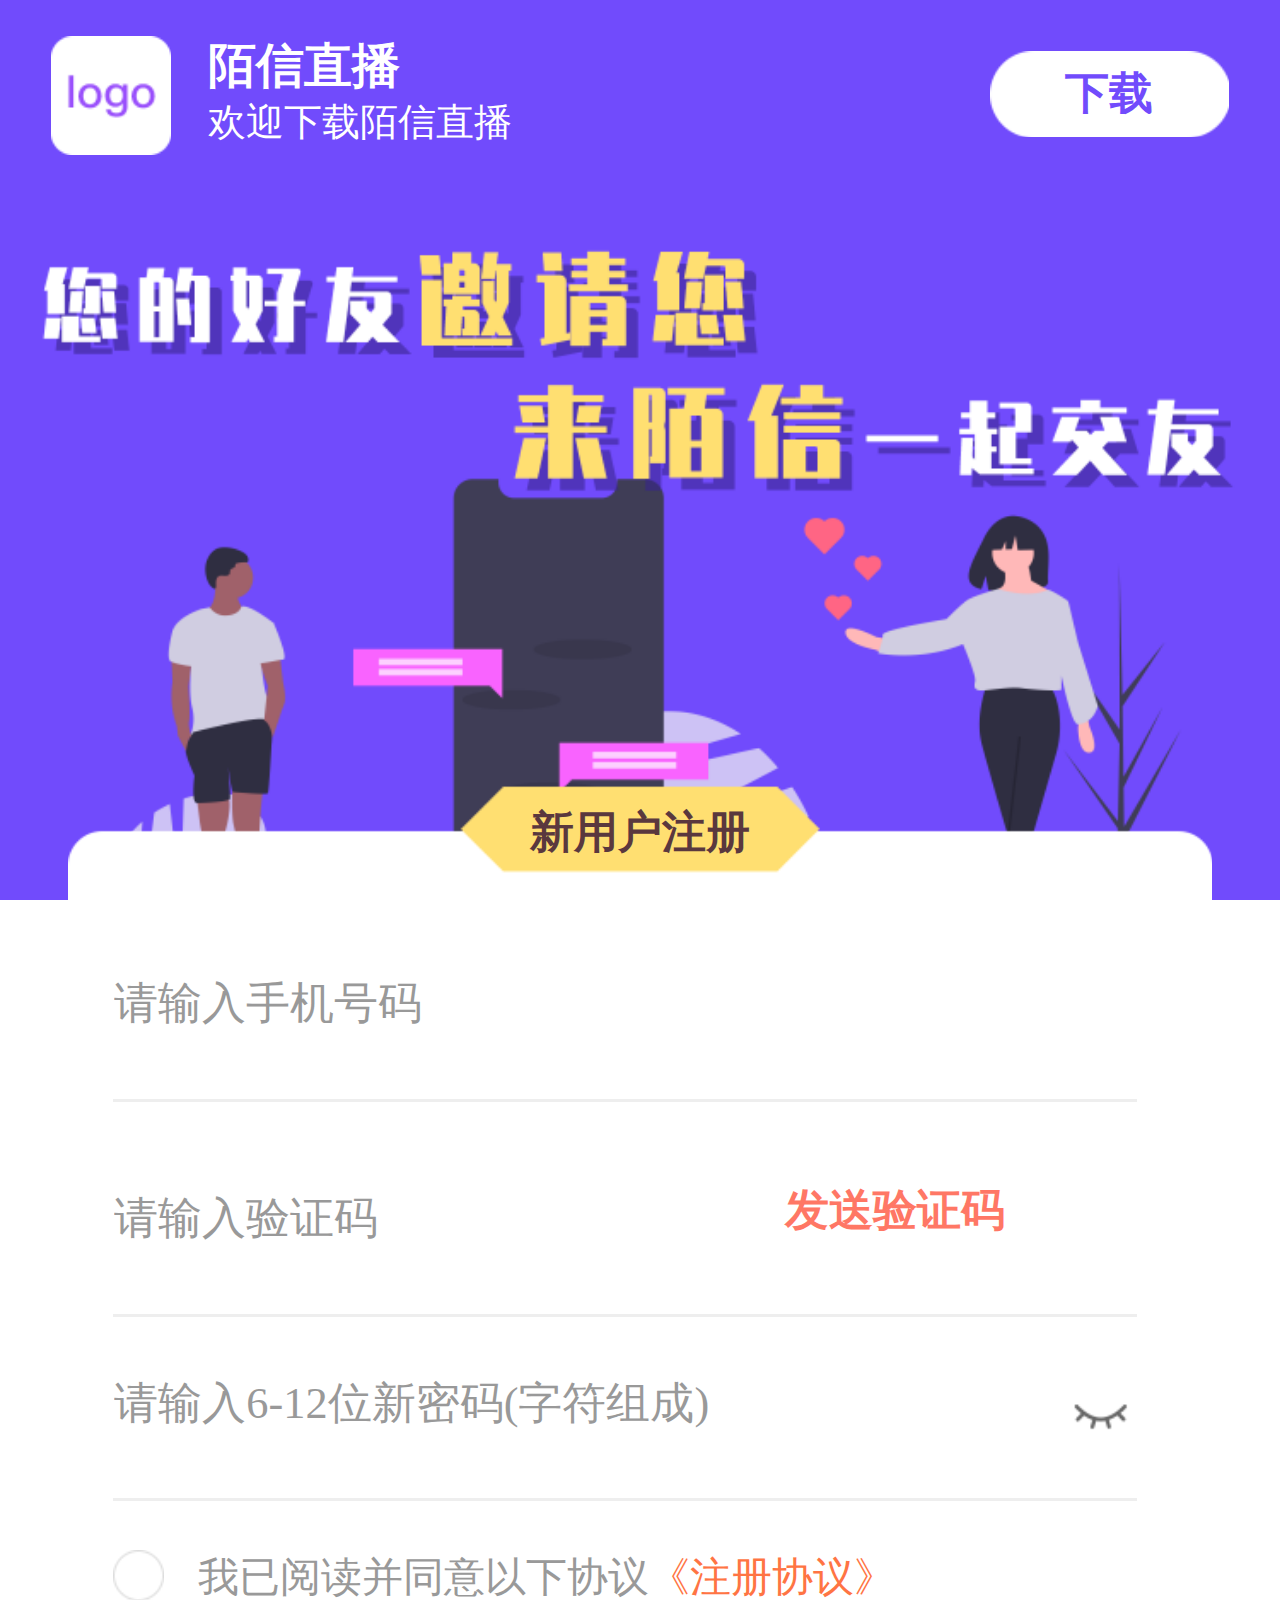
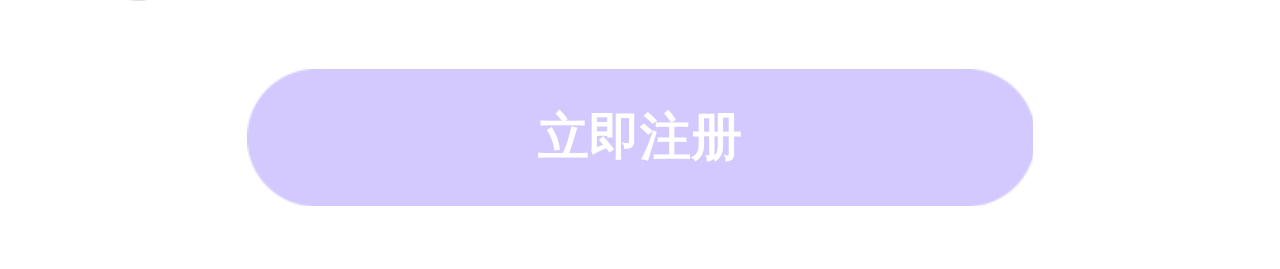
<file: index.html>
<!DOCTYPE html>
<html lang="en">

<head>
  <meta charset="UTF-8">
  <meta name="viewport" content="width=device-width, initial-scale=1.0">
  <title>邀请好友</title>
  <link rel="stylesheet" href="./css/reset.css">
  <link rel="stylesheet" href="./css/index.css">
</head>
<script src="./js/jquery-2.2.1.min.js"></script>
<body>
  <div class="main">
    <div class="main_title">
      <div class="logo">
        <img src="./img/yqh5_icon_logo_dis.png" alt="">
      </div>
      <div class="title">
        <span class="title1">陌信直播</span><br>
        <span class="title2">欢迎下载陌信直播</span>
      </div>
      <div class="download">
        下载
      </div>
    </div>
    <div class="main_bottom">
      <span class="reg_title">新用户注册</span>
      <div class="reg_input1">
        <input type="text" placeholder="请输入手机号码" class="phoneNum">
        <div class="border_bottom"></div> 
      </div>
      <div class="reg_input2">
        <input type="text" placeholder="请输入验证码" class="code">
        <div class="input_code">发送验证码</div>
        <div class="border_bottom"></div> 
      </div>
      <div class="reg_input3">
        <input data-state='1' type="password" placeholder="请输入6-12位新密码(字符组成)" class="password">
        <div class="eye eye_icon_close"></div>
        <div class="border_bottom"></div> 
      </div>
      <div class="reg_input4">
        <div class="pro before_select" data-pro="1"></div>
        <span class="reg_pro">我已阅读并同意以下协议<span class="im_pro">《注册协议》</span></span>
        <div class="zhuc subBtn">立即注册</div>
      </div>
    </div>
  </div>
  <script>
    //匹配不同设备的下载
    var down = $('.download');
    down.on("click", function () {
      if (navigator.userAgent.match(/(iPhone|iPod|iPad);?/i)) {
        var url="";
        // ios
        $.ajax({
          type: "POST",
          url: "http://112.74.105.6/strangerLetter/api/app/version/getNewIos",
          dataType: "json",
          success: function (res) {
            url=res.data.url
            window.location.href = url;
          }
        });
      } else if (navigator.userAgent.match(/android/i)) {
        var url="";
        // android
        $.ajax({
          type: "POST",
          url: "http://112.74.105.6/strangerLetter/api/app/version/getNewAndroid",
          dataType: "json",
          success: function (res) {
            url=res.data.url
            window.location.href = url;
          }
        });
      }
    });
    //发送验证码
    function sendCode(){
      var code=$('.input_code');
      code.on('click',Countdown)
    };
    function Countdown(){
      var mobile=$('.phoneNum').val();
      $('.input_code').off("click");
        $.ajax({
          type: "POST",
          url: "http://47.96.132.95:8080/strangerLetter/api/account/code",
          data:{
            mobile:mobile,
            type:0
          },
          dataType: "json",
          success: function (res) {
            console.log(res);
          }
        });
        var second=60;
        var input_code=$('.input_code');
        var timer=setInterval(function(){
          second--;
          input_code.text("重新获取("+second+")");
          input_code.css("color","#999999")
          if(second==0){
            console.log("清除定时器");
            clearInterval(timer);
            $('.input_code').on("click",Countdown);
            input_code.text("发送验证码");
            input_code.css("color","rgba(255,119,101,1)");
          }
        },1000);
      }
    sendCode();
    //修改密码的显示和隐藏状态
    function changeState(){
      var eye=$(".eye").on("click",function(){
        if($('.password').attr("data-state")=="1"){
          eye.attr("class","eye eye_icon_open");
          $('.password').attr("data-state","2");
          $('.password').attr("type","text");
        }else{
          eye.attr("class","eye eye_icon_close");
          $('.password').attr("data-state","1");
          $('.password').attr("type","password");
        }
      })
    }
    changeState();
    //修改协议选中样式
    function changePro(){
      var pro=$('.pro');
      pro.on("click",function(){
        if(pro.attr("data-pro")=="1"){
          var mobile=$('.phoneNum').val();
          var code=$('.code').val();
          var password=$(".password").val();
          console.log(mobile,code,password);
          $('.pro').attr("class","pro selected");
          $('.zhuc').attr("class","zhuc subBtnSelect");
          //注册事件
          $('.zhuc').on('click',function(){
            $.ajax({
                  type: "POST",
                  url: "http://47.96.132.95:8080/strangerLetter/api/account/register",
                  data: {
                    mobile:mobile,
                    code:code,
                    password:password
                  },
                  dataType: "json",
                  success: function (res) {
                    console.log(res);
                  }
                });
          })
          pro.attr("data-pro","2");
        }else{
          $('.pro').attr("class","pro before_select");
          $('.zhuc').attr("class","zhuc subBtn");
          pro.attr("data-pro","1");
          $('.zhuc').off('click');
        }
      })
    }
    changePro();
  </script>
</body>

</html>
</file>
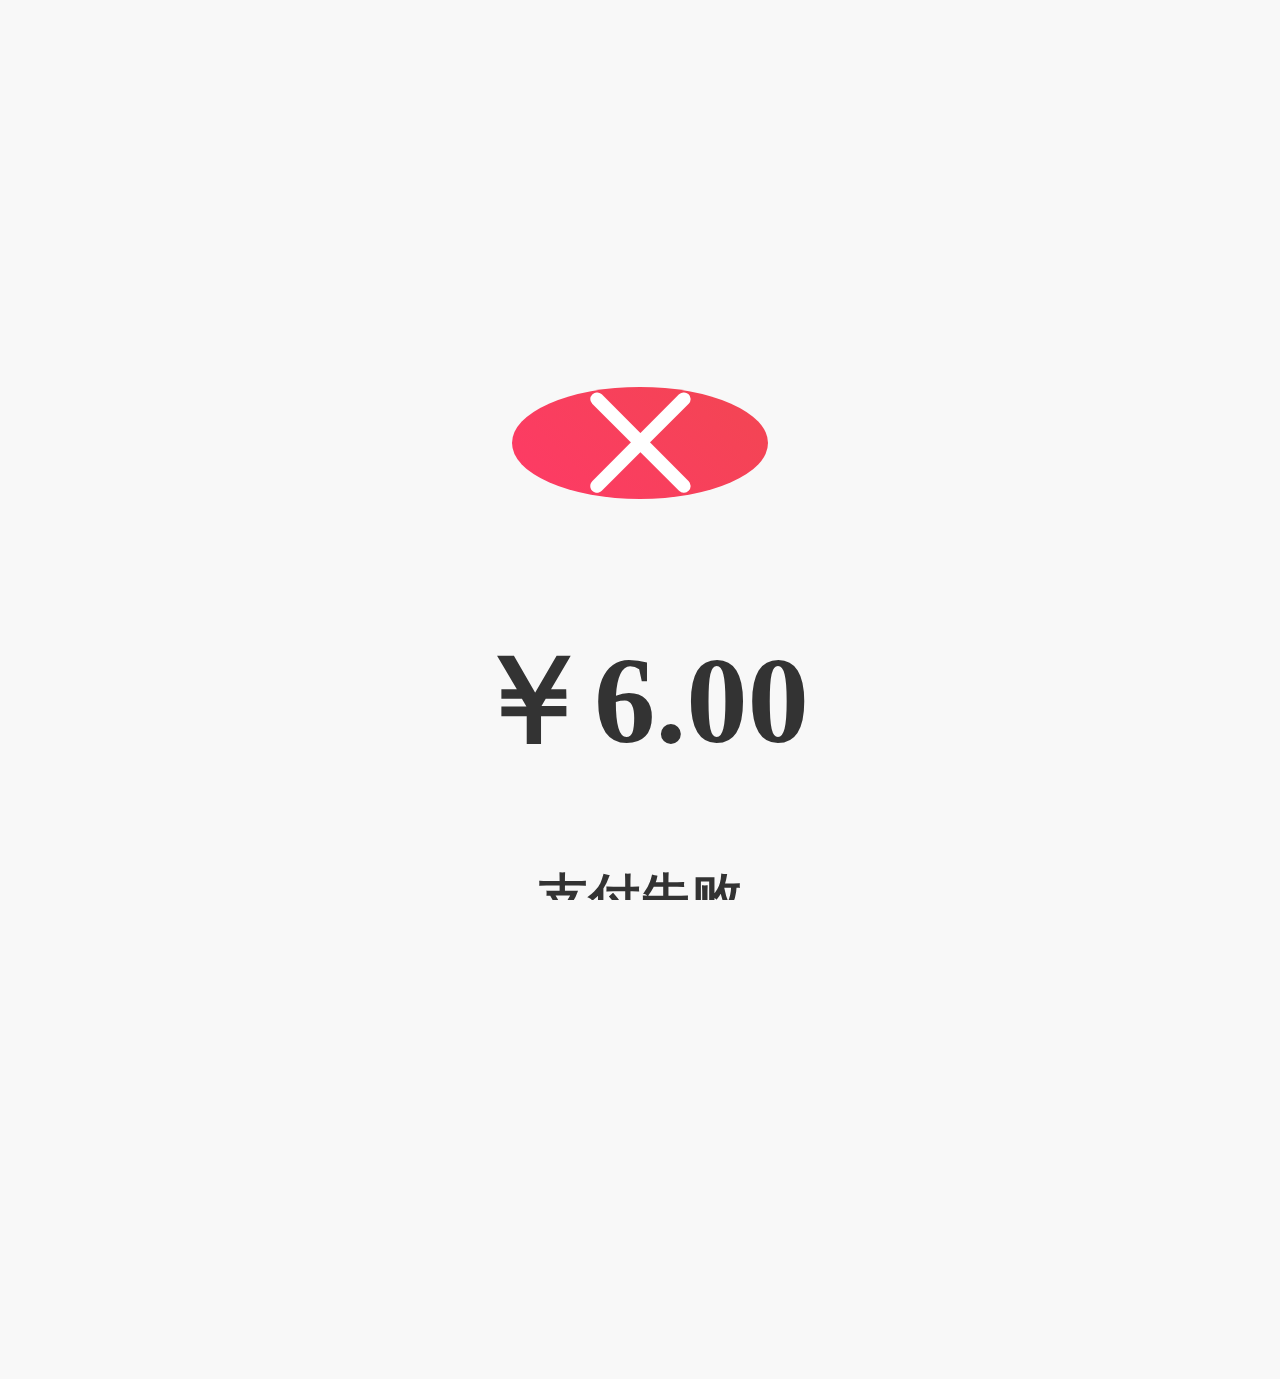
<file: payFail.html>
<!DOCTYPE html>
<html lang="en">
<head>
  <meta charset="UTF-8">
  <meta name="viewport" content="maximum-scale=1.0,minimum-scale=1.0,user-scalable=0,width=device-width,initial-scale=1.0"/>
  <title>充值</title>
  <link rel="stylesheet" href="./css/reset.css">
  <link rel="stylesheet" href="./css/payFail.css">
  <link rel="stylesheet" href="./css/iconfont.css">
</head>
<script src="./js/jquery-2.2.1.min.js"></script>
<body>
  <div class="payMain">
    <div class="payIcon">
      <i class="iconfont icon-guanbi"></i>
    </div>
    <span class="payNum">￥6.00</span><br>
    <span class="payMessage">支付失败</span>
    <div class="failBtn">返回充值页面</div>
  </div>
</body>
<script>
  //获取到当前页面的href
  var href=window.location.href;
  var amount=href.split("?")[1].split("=")[1];
  $('.payNum').text("￥"+amount);
  $('.failBtn').on('click',function(){
    window.location.href='wxhref.html';
  })
</script>
</html>
</file>
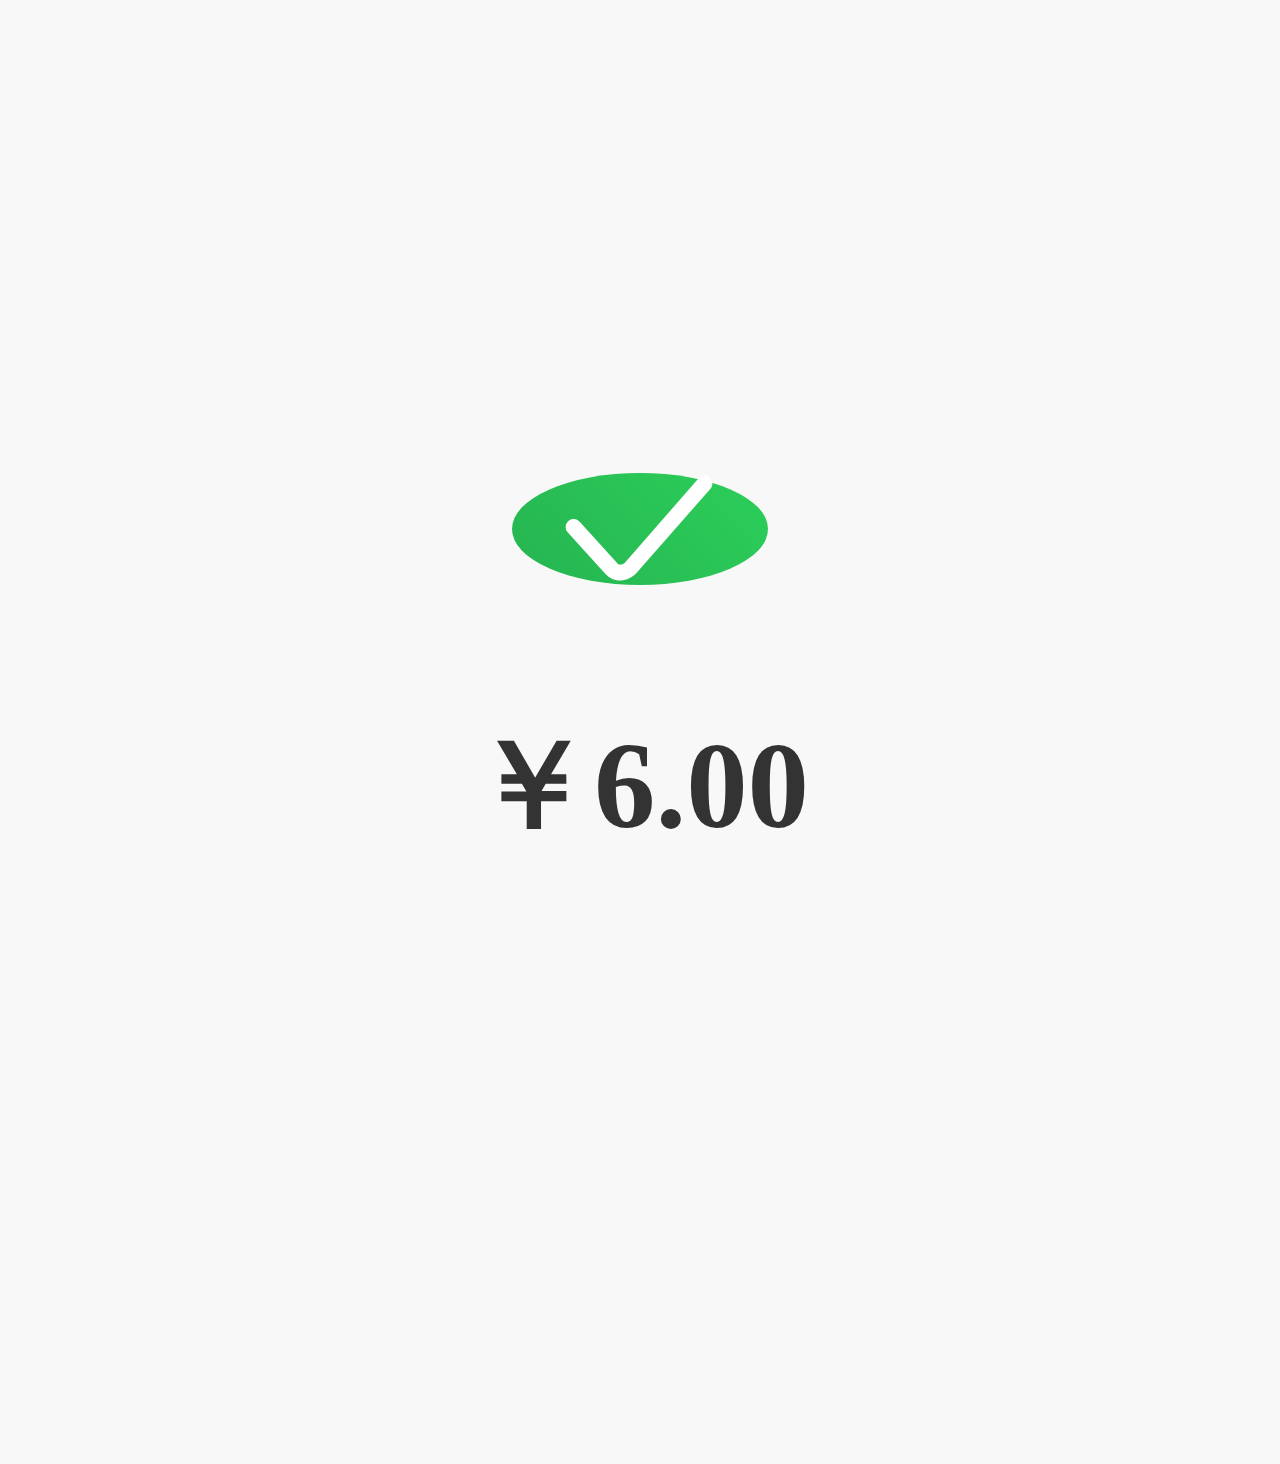
<file: paySuccess.html>
<!DOCTYPE html>
<html lang="en">
<head>
  <meta charset="UTF-8">
  <meta name="viewport" content="maximum-scale=1.0,minimum-scale=1.0,user-scalable=0,width=device-width,initial-scale=1.0"/>
  <title>充值</title>
  <link rel="stylesheet" href="./css/reset.css">
  <link rel="stylesheet" href="./css/paySuccess.css">
  <link rel="stylesheet" href="./css/iconfont.css">
  <script src="./js/jquery-2.2.1.min.js"></script>
</head>
<body>
  <div class="payMain">
    <div class="payIcon">
      <i class="iconfont icon-xuanzhong"></i>
    </div>
    <span class="payNum">￥6.00</span><br>
    <span class="payMessage">支付成功</span>
    <div class="successBtn">返回充值页面</div>
  </div>
</body>
<script>
  $('.successBtn').on('click',function(){
    window.location.href='index.html';
  })
</script>
</html>
</file>
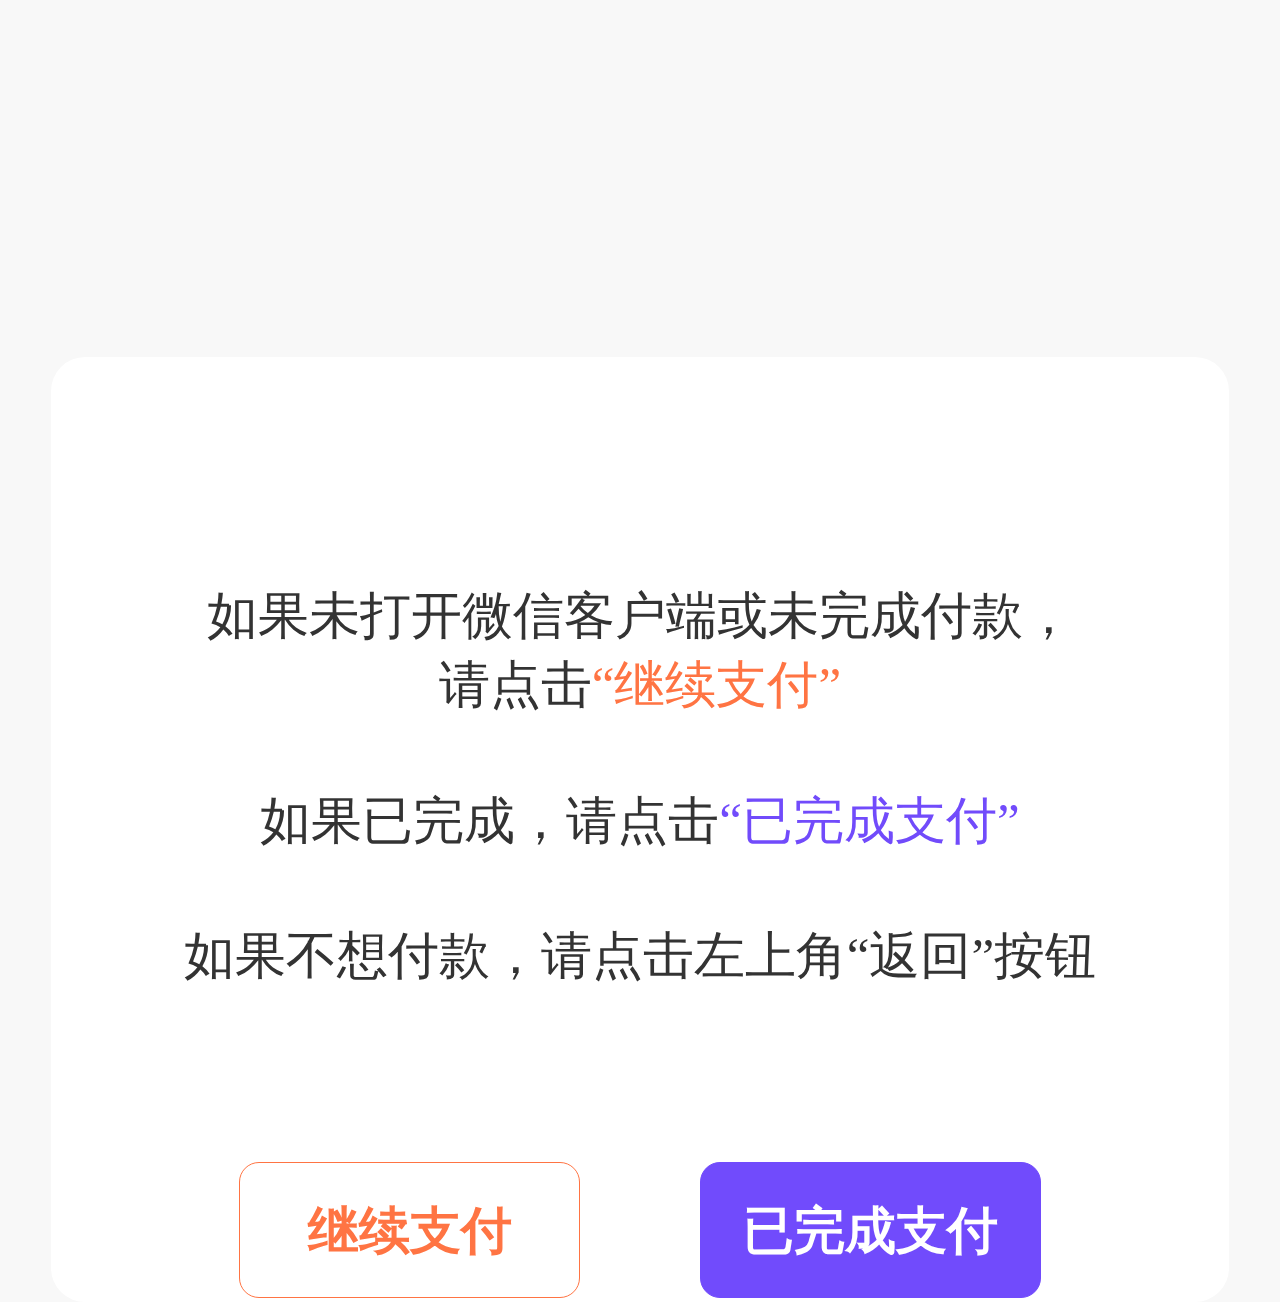
<file: pointMessage.html>
<!DOCTYPE html>
<html lang="en">
<head>
  <meta charset="UTF-8">
  <meta name="viewport" content="maximum-scale=1.0,minimum-scale=1.0,user-scalable=0,width=device-width,initial-scale=1.0"/>
  <title>充值</title>
  <link rel="stylesheet" href="./css/reset.css">
  <link rel="stylesheet" href="./css/pointMessage.css">
  <script src="./js/jquery-2.2.1.min.js"></script>
</head>
<body>
  <div class="pointMain">
    <span class="message1">如果未打开微信客户端或未完成付款， <br>请点击<span class="messageLeft">“继续支付”</span></span>
    <span class="message2">如果已完成，请点击<span class="messageLeft">“已完成支付”</span></span>
    <span class="message3">如果不想付款，请点击左上角“返回”按钮</span>
    <div class="messageBtn">
      <div class="btn1">继续支付</div>
      <div class="btn2">已完成支付</div>
    </div>
  </div>
  <div class="tankuang">
    <div class="tankuangMain">
      <div class="head">您还未支付成功<br>请问需要继续支付吗？</div>
      <div class="bottom">
        <div class="left">取消</div>
        <div class="right">放弃支付</div>
      </div>
    </div>
  </div>
</body>
<script>
  $('.btn1').on('click',function(){
    $('.tankuang').fadeIn('fast');
  })
   $('.left').on('click',function(){
    $('.tankuang').fadeOut('fast');
  })
  $('.right').on('click',function(){
    $('.tankuang').fadeOut('fast');
  })
</script>
</html>
</file>
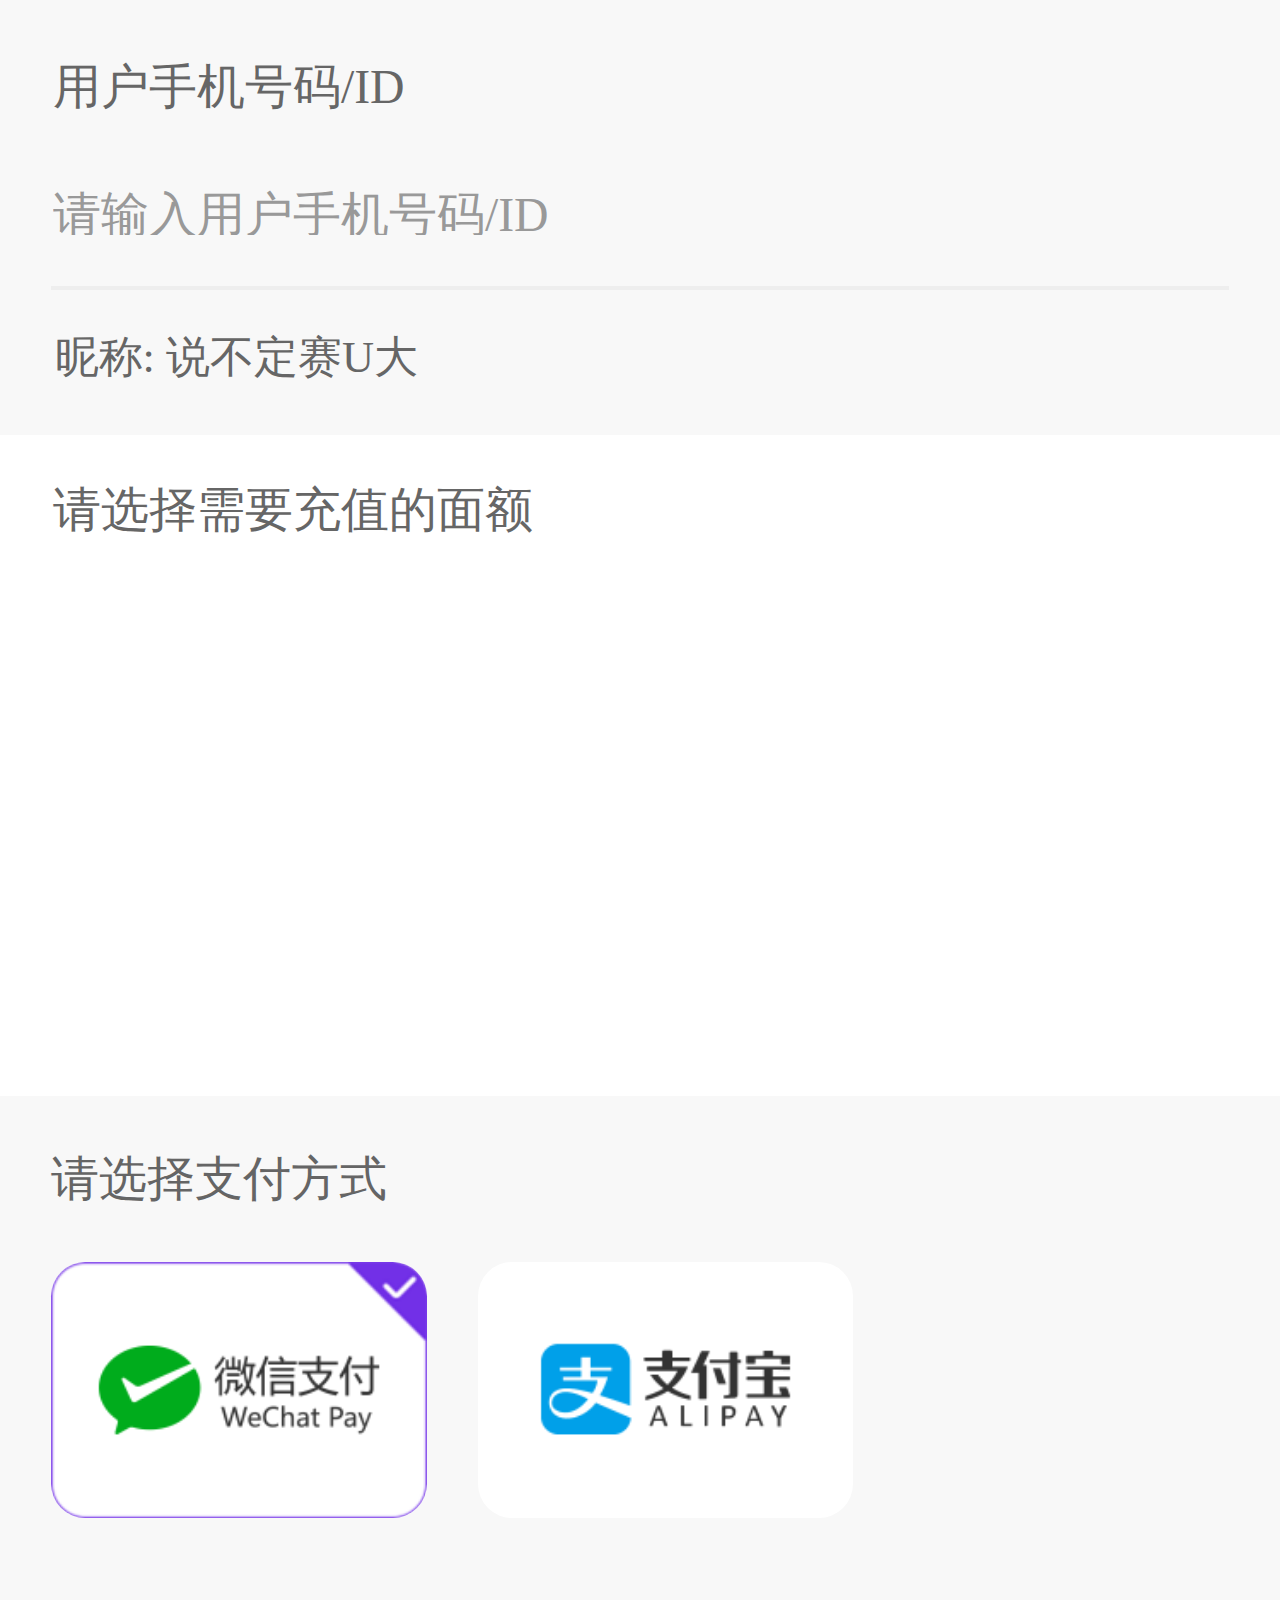
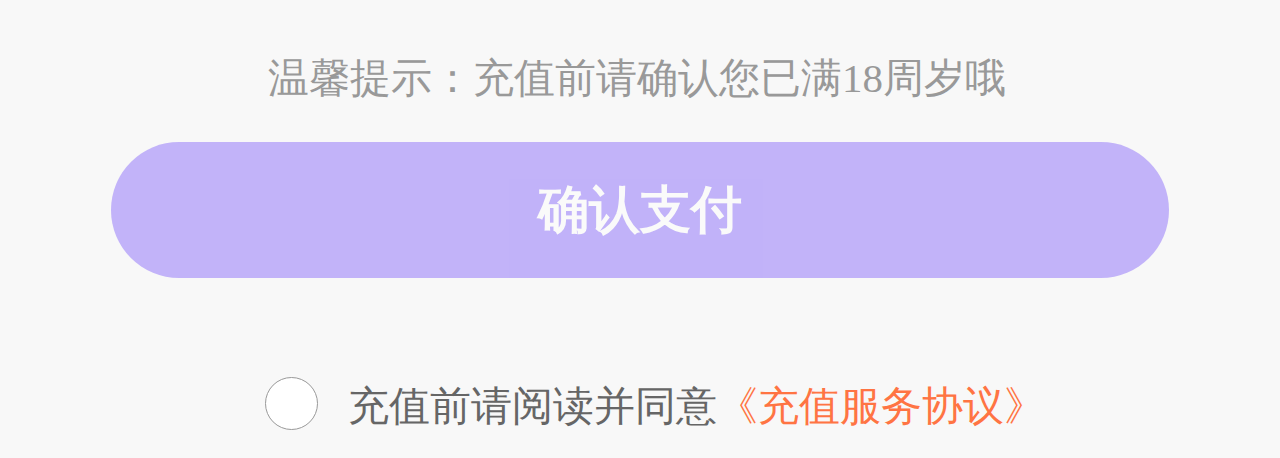
<file: topups.html>
<!DOCTYPE html>
<html lang="en">
<head>
  <meta charset="UTF-8">
  <meta name="viewport" content="maximum-scale=1.0,minimum-scale=1.0,user-scalable=0,width=device-width,initial-scale=1.0"/>
  <title>充值</title>
  <link rel="stylesheet" href="./css/reset.css">
  <link rel="stylesheet" href="./css/topups.css">
  <link rel="stylesheet" href="./css/iconfont.css">
</head>
<script src="./js/jquery-2.2.1.min.js"></script>
<script src="http://res.wx.qq.com/open/js/jweixin-1.6.0.js"></script>
<body>
  <div class="pay_main">
    <!-- <div class="top">充值</div> -->
    <div class="bottom">
      <div class="phone">
        <span class="phoneNum">用户手机号码/ID</span>
        <input type="text" placeholder="请输入用户手机号码/ID" class="phoneInput">
        <div class="line"></div>
        <span class="userID">昵称: 说不定赛U大</span>
      </div>
      <form class="pay">
        <div class="payTitle">请选择需要充值的面额</div>
        <div class="payMain">
          <!-- <div class="payOne">4000钻石<div class="inputRadio"><input name="pay" type="radio" class="right" id="radio1"><label for="radio1" class="lab inputLab"><i class="iconfont icon-xuanzhong"></i></label><span class="left">￥6</span></div></div>
          <div class="payOne">8000钻石<div class="inputRadio"><input name="pay" type="radio" class="right" id="radio2"><label for="radio2" class="lab inputLab"><i class="iconfont icon-xuanzhong"></i></label><span class="left">￥12</span></div></div>
          <div class="payOne">12000钻石<div class="inputRadio"><input name="pay" type="radio" class="right" id="radio3"><label for="radio3" class="lab inputLab"><i class="iconfont icon-xuanzhong"></i></label><span class="left">￥18</span></div></div>
          <div class="payOne">12000钻石<div class="inputRadio"><input name="pay" type="radio" class="right" id="radio4"><label for="radio4" class="lab inputLab"><i class="iconfont icon-xuanzhong"></i></label><span class="left">￥18</span></div></div>
          <div class="payOne">12000钻石<div class="inputRadio"><input name="pay" type="radio" class="right" id="radio5"><label for="radio5" class="lab inputLab"><i class="iconfont icon-xuanzhong"></i></label><span class="left">￥18</span></div></div> -->
        </div>
      </form>
      <div class="selectpay">
        <span class="selectTitle">请选择支付方式</span>
        <div class="wx">
          <img src="./img/czzs_icon_wx_nor.png" alt="">
        </div>
        <div class="zfb">
          <img src="./img/czzs_icon_zfb_nor.png" alt="">
        </div>
      </div>
      <div class="submit">
        <span class="submitMessage">温馨提示：充值前请确认您已满18周岁哦</span>
        <div class="submitBtn">确认支付</div>
        <div class="submitPro">
          <div class="inputBox"><input type="checkbox" id="inputBox"><label data-check=1 for="inputBox" class="labs inputLab3"><i class="iconfont icon-xuanzhong"></i></label></div>
          <span class="subText">充值前请阅读并同意</span>
          <span class="subPro">《充值服务协议》</span>
        </div>
      </div>
    </div>
  </div>
  <div class="tankuang">
    <div class="tankuangMain">
      <div class="quxiao">
        <i class="iconfont icon-guanbi"></i>
      </div>
      <div class="head">充值服务协议</div>
      <div class="bottom">
        北京某某科技有限公司（以下简称“某某 科技”）在此特别提醒您（用户）在注册 成为用户之前，请认真阅读本《用户协 议》（以下简称“协议”），确保您充分 理解本协议中各条款。请您审慎阅读并 选择接受或不接受本协议。除非您接受 本协议所有条款，否则您无权注册、登 录或使用本协议所涉服务。您的注册、 登录。
      </div>
    </div>
  </div>
</body>
<script>
  //修改提交选框样式
  $('.labs').on('click',function(){
    if($('#inputBox').is(':checked')){
      $('.labs').attr('class','labs inputLab3');
      $('.labs').attr('data-check',1)
    }else{
      $('.labs').attr('class','labs inputLab4');
      $('.labs').attr('data-check',2)
    }
  })
  //显示隐藏弹窗
  $('.subPro').on('click',function(){
    $('.tankuang').fadeIn("fast");
  });
  $('.quxiao').on('click',function(){
    $('.tankuang').fadeOut("fast");
  });
  $('#inputBox').on('click',function(){
    checkIput();
  })
  //获取用户名
  function getUser(){
    $('.phoneInput').on('change',function(){
      var mobile=$('.phoneInput').val();
        $.ajax({
          type: "POST",
          url: "http://47.107.133.115/beyondvoice/api/recharge/getByMobile",
          dataType:'json',
          data:{
            mobile:mobile
          },
          success:function (msg){
            if(msg.code==1){
              console.log(msg.data.nick);
              $('.userID').text(msg.data.nick);
            }else{
              $('.userID').text("此用户不存在");
            }
          }
        })
    })
  };
  getUser();
  //判断input是否被选中并绑定或取消充值事件
  function checkIput(){
    if($('#inputBox').is(':checked')){
      $('.submitBtn').css({'opacity':1,'filter':'alpha(opacity = 100)','-moz-opacity':1})
      $('.submitBtn').on('click',toUps);
    }else{
      $('.submitBtn').css({'opacity':0.4,'filter':'alpha(opacity = 40)','-moz-opacity':0.4})
      $('.submitBtn').off();
    }
  }
  //获取充值模板并插入数据
  function appendData(){
    var data='';
    $.ajax({
      type: "POST",
      url: "http://112.74.105.6/strangerLetter/api/recharge/listRecharge",
      dataType:'json',
      success: function(msg){
      //创建标签并插入
        var data=msg.data.list;
        for(var i=0;i<data.length;i++){
          var item1="<div class='payOne'>"+data[i].integral+"钻石<div class='inputRadio'><input name='pay' type='radio' class='right' data-id="+data[i].id+" id='radio"+(i+1)+"'><label for='radio"+(i+1)+"' class='lab inputLab'><i class='iconfont icon-xuanzhong'></i></label><span class='left'>￥"+data[i].amount+"</span></div></div>";
          $('.payMain').append(item1);
        }
        $(".payMain").trigger("create");
        //修改单选框样式
        $('.lab').each(function(){
          $(this).on('click',function(){
            $('.lab').attr('class','lab inputLab');
            $(this).attr("class",'lab inputLab2');
          })
        })
      }
    })
  }
  appendData();
  //充值函数
  function toUps(){
    var payType=2;
      var mobile=$('.phoneInput').val();
      var rechargeConfigId='';
      var listInput=document.getElementsByClassName('right');
      var amount=null;
      for(var i=0;i<listInput.length;i++){
        if(listInput[i].checked==true){
          rechargeConfigId=parseInt($(listInput[i]).attr('data-id'));
          amount=$(listInput[i]).nextAll('span')[0].innerHTML.split('￥')[1];
          console.log(amount);
        }
      }
      // console.log(payType,mobile,typeof(rechargeConfigId));
      // 获取网页授权的code
      var code=window.location.href.split("?")[1].split("&")[0].split('=')[1];
        console.log("code",code);
        $.ajax({
          type: "POST",
          url: "http://x-yue.cn/beyondvoice/api/recharge/callBack",
          dataType:'json',
          data:{
            code:code
          },
          success:function(msg){
            var openId=msg.data.openid;
            console.log('msg1',msg)
            $.ajax({
              type: "POST",
              url: "http://47.107.133.115/beyondvoice/api/recharge/create",
              dataType:'json',
              data:{
                mobile:mobile,
                openId:openId,
                rechargeConfigId:rechargeConfigId,
                payType:payType
              },
              success:function(msg){
                console.log('msg2',msg);
                if(msg.code==2){
                  window.location.href='./payFail.html?amount='+amount;
                }else{
                  var data=msg.data;
                  var package=data.package;
                  var appid=data.appid;
                  var sign=data.sign;
                  var partnerid=data.partnerid;
                  var prepayid=data.prepayid;
                  var noncestr=data.noncestr;
                  var timestamp=data.timestamp;
                  wx.config({
                  debug: true, // 开启调试模式,调用的所有api的返回值会在客户端alert出来，若要查看传入的参数，可以在pc端打开，参数信息会通过log打出，仅在pc端时才会打印。
                  appId: appid, // 必填，公众号的唯一标识
                  timestamp: timestamp, // 必填，生成签名的时间戳
                  nonceStr: noncestr, // 必填，生成签名的随机串
                  signature: sign,// 必填，签名
                  jsApiList: ['chooseImage'] // 必填，需要使用的JS接口列表
                  });
                  wx.ready(function(res){

                  });
                  wx.error(function(res){

                  }); 
                  // wx.chooseWXPay({
                  //   timestamp: timestamp, // 支付签名时间戳，注意微信jssdk中的所有使用timestamp字段均为小写。但最新版的支付后台生成签名使用的timeStamp字段名需大写其中的S字符
                  //   nonceStr: noncestr, // 支付签名随机串，不长于 32 位
                  //   package: package, // 统一支付接口返回的prepay_id参数值，提交格式如：prepay_id=\*\*\*）
                  //   signType: 'MD5', // 签名方式，默认为'SHA1'，使用新版支付需传入'MD5'
                  //   paySign: sign, // 支付签名
                  //   success: function (res) {
                  //     // 支付成功后的回调函数
                  //     console.log(res);
                  //   }
                  // });
                  }
              },
              error: function(err) {
                console.log(err);
              }
            })
          }
        })
      // $.ajax({
      //   type: "POST",
      //   url: "http://47.107.133.115/beyondvoice/api/recharge/create",
      //   dataType:'json',
      //   data:{
      //     payType:payType,
      //     mobile:mobile,
      //     rechargeConfigId:rechargeConfigId
      //   },
      //   success: function(msg){
        // var data=msg.data;
        // var package=data.package;
        // var appid=data.appid;
        // var sign=data.sign;
        // var partnerid=data.partnerid;
        // var prepayid=data.prepayid;
        // var noncestr=data.noncestr;
        // var timestamp=data.timestamp;
      //   //注入微信权限
        // wx.config({
        //   debug: true, // 开启调试模式,调用的所有api的返回值会在客户端alert出来，若要查看传入的参数，可以在pc端打开，参数信息会通过log打出，仅在pc端时才会打印。
        //   appId: appid, // 必填，公众号的唯一标识
        //   timestamp: timestamp, // 必填，生成签名的时间戳
        //   nonceStr: noncestr, // 必填，生成签名的随机串
        //   signature: sign,// 必填，签名
        //   jsApiList: ['chooseImage'] // 必填，需要使用的JS接口列表
        // });
        // wx.ready(function(){

        // });
        // wx.error(function(res){

        // }); 
        // wx.chooseWXPay({
        //   timestamp: timestamp, // 支付签名时间戳，注意微信jssdk中的所有使用timestamp字段均为小写。但最新版的支付后台生成签名使用的timeStamp字段名需大写其中的S字符
        //   nonceStr: noncestr, // 支付签名随机串，不长于 32 位
        //   package: package, // 统一支付接口返回的prepay_id参数值，提交格式如：prepay_id=\*\*\*）
        //   signType: 'MD5', // 签名方式，默认为'SHA1'，使用新版支付需传入'MD5'
        //   paySign: sign, // 支付签名
        //   success: function (res) {
        //     // 支付成功后的回调函数
        //     console.log(res);
        //   }
        // });
      // }
      // })
  };
</script>
</html>
</file>
<file: css/index.css>
html,
body {
  height: 100%;
}
html .main,
body .main {
  width: 100%;
  height: 100%;
  background-color: #714bfc;
  background-image: url('../img/yqh5_bg.png');
  background-repeat: no-repeat;
  background-size: cover;
  background-position: 0% -15vw;
  display: flex;
  flex-direction: column;
  align-items: center;
}
html .main .main_title,
body .main .main_title {
  width: 100%;
  height: 14.5333vw;
  background: linear-gradient(90deg, #6f2ee6 0%, #a054ff 100%);
  position: relative;
}
html .main .main_title .logo,
body .main .main_title .logo {
  width: 9.3333vw;
  height: 9.3333vw;
  position: absolute;
  left: 4vw;
  top: 2.8vw;
}
html .main .main_title .logo img,
body .main .main_title .logo img {
  width: 100%;
  height: 100%;
}
html .main .main_title .title,
body .main .main_title .title {
  width: 24vw;
  height: 9.3333vw;
  position: absolute;
  top: 2.6667vw;
  left: 16.2667vw;
}
html .main .main_title .title .title1,
body .main .main_title .title .title1 {
  font-size: 3.7333vw;
  font-family: PingFang SC;
  font-weight: bold;
  color: #ffffff;
}
html .main .main_title .title .title2,
body .main .main_title .title .title2 {
  font-size: 2.9333vw;
  font-family: PingFang SC;
  font-weight: 400;
  color: #ffffff;
}
html .main .main_title .download,
body .main .main_title .download {
  width: 18.6667vw;
  height: 6.6667vw;
  position: absolute;
  top: 4vw;
  right: 4vw;
  background-image: url('../img/yqh5_btn_xiazai_nor.png');
  background-repeat: no-repeat;
  background-size: cover;
  font-size: 3.4667vw;
  font-family: PingFang SC;
  font-weight: bold;
  color: #714bfc;
  text-align: center;
  line-height: 6.6667vw;
}
html .main .main_bottom,
body .main .main_bottom {
  width: 89.3333vw;
  height: 84.6667vw;
  background-image: url('../img/yqh5_card.png');
  background-repeat: no-repeat;
  background-size: cover;
  margin-top: 61.3333vw;
  display: flex;
  flex-direction: column;
  align-items: center;
}
html .main .main_bottom .reg_title,
body .main .main_bottom .reg_title {
  display: inline-block;
  font-size: 3.4667vw;
  font-family: PingFang SC;
  font-weight: bold;
  color: #5a383e;
  margin-top: 1.3333vw;
}
html .main .main_bottom .reg_input1,
body .main .main_bottom .reg_input1 {
  width: 100%;
  height: 16.8vw;
  position: relative;
}
html .main .main_bottom .reg_input1 input,
body .main .main_bottom .reg_input1 input {
  width: 46.6667vw;
  border: none;
  outline: none;
  margin-top: 8.5333vw;
  margin-left: 3.6vw;
  font-size: 4vw;
  font-family: PingFang SC;
  font-weight: bold;
  color: #333333;
}
html .main .main_bottom .reg_input1 input::placeholder,
body .main .main_bottom .reg_input1 input::placeholder {
  font-size: 3.4667vw;
  font-family: PingFang SC;
  font-weight: 400;
  color: #999999;
}
html .main .main_bottom .reg_input1 input::-webkit-input-placeholder,
body .main .main_bottom .reg_input1 input::-webkit-input-placeholder {
  font-size: 3.4667vw;
  font-family: PingFang SC;
  font-weight: 400;
  color: #999999;
}
html .main .main_bottom .reg_input1 input::-moz-placeholder,
body .main .main_bottom .reg_input1 input::-moz-placeholder {
  font-size: 3.4667vw;
  font-family: PingFang SC;
  font-weight: 400;
  color: #999999;
}
html .main .main_bottom .reg_input1 input:-ms-input-placeholder,
body .main .main_bottom .reg_input1 input:-ms-input-placeholder {
  font-size: 3.4667vw;
  font-family: PingFang SC;
  font-weight: 400;
  color: #999999;
}
html .main .main_bottom .reg_input1 .border_bottom,
body .main .main_bottom .reg_input1 .border_bottom {
  width: 80vw;
  height: 0.2667vw;
  background: #eeeeee;
  margin-top: 5.3333vw;
  margin-left: 3.4667vw;
}
html .main .main_bottom .reg_input2,
body .main .main_bottom .reg_input2 {
  width: 100%;
  height: 14.4vw;
}
html .main .main_bottom .reg_input2 input,
body .main .main_bottom .reg_input2 input {
  width: 46.6667vw;
  border: none;
  outline: none;
  margin-top: 8.5333vw;
  margin-left: 3.6vw;
  font-size: 4vw;
  font-family: PingFang SC;
  font-weight: bold;
  color: #333333;
}
html .main .main_bottom .reg_input2 input::placeholder,
body .main .main_bottom .reg_input2 input::placeholder {
  font-size: 3.4667vw;
  font-family: PingFang SC;
  font-weight: 400;
  color: #999999;
}
html .main .main_bottom .reg_input2 input::-webkit-input-placeholder,
body .main .main_bottom .reg_input2 input::-webkit-input-placeholder {
  font-size: 3.4667vw;
  font-family: PingFang SC;
  font-weight: 400;
  color: #999999;
}
html .main .main_bottom .reg_input2 input::-moz-placeholder,
body .main .main_bottom .reg_input2 input::-moz-placeholder {
  font-size: 3.4667vw;
  font-family: PingFang SC;
  font-weight: 400;
  color: #999999;
}
html .main .main_bottom .reg_input2 input:-ms-input-placeholder,
body .main .main_bottom .reg_input2 input:-ms-input-placeholder {
  font-size: 3.4667vw;
  font-family: PingFang SC;
  font-weight: 400;
  color: #999999;
}
html .main .main_bottom .reg_input2 .border_bottom,
body .main .main_bottom .reg_input2 .border_bottom {
  width: 80vw;
  height: 0.2667vw;
  background: #eeeeee;
  margin-top: 5.3333vw;
  margin-left: 3.4667vw;
}
html .main .main_bottom .reg_input2 .input_code,
body .main .main_bottom .reg_input2 .input_code {
  width: 22.6667vw;
  height: 3.3333vw;
  float: right;
  margin-top: 8vw;
  margin-right: 10.6667vw;
  font-size: 3.4667vw;
  font-family: PingFang SC;
  font-weight: bold;
  color: #ff7765;
}
html .main .main_bottom .reg_input3,
body .main .main_bottom .reg_input3 {
  width: 100%;
  height: 14.5333vw;
  position: relative;
}
html .main .main_bottom .reg_input3 input,
body .main .main_bottom .reg_input3 input {
  width: 49.3333vw;
  border: none;
  outline: none;
  margin-top: 8.5333vw;
  margin-left: 3.6vw;
  font-size: 4vw;
  font-family: PingFang SC;
  font-weight: bold;
  color: #333333;
}
html .main .main_bottom .reg_input3 input::placeholder,
body .main .main_bottom .reg_input3 input::placeholder {
  font-size: 3.4667vw;
  font-family: PingFang SC;
  font-weight: 400;
  color: #999999;
}
html .main .main_bottom .reg_input3 input::-webkit-input-placeholder,
body .main .main_bottom .reg_input3 input::-webkit-input-placeholder {
  font-size: 3.4667vw;
  font-family: PingFang SC;
  font-weight: 400;
  color: #999999;
}
html .main .main_bottom .reg_input3 input::-moz-placeholder,
body .main .main_bottom .reg_input3 input::-moz-placeholder {
  font-size: 3.4667vw;
  font-family: PingFang SC;
  font-weight: 400;
  color: #999999;
}
html .main .main_bottom .reg_input3 input:-ms-input-placeholder,
body .main .main_bottom .reg_input3 input:-ms-input-placeholder {
  font-size: 3.4667vw;
  font-family: PingFang SC;
  font-weight: 400;
  color: #999999;
}
html .main .main_bottom .reg_input3 .eye_icon_close,
body .main .main_bottom .reg_input3 .eye_icon_close {
  width: 4.2667vw;
  height: 4.2667vw;
  background-image: url('../img/yqh5_icon_yanjing_nor.png');
  background-repeat: no-repeat;
  background-size: cover;
  float: right;
  margin-top: 10vw;
  margin-right: 6.5333vw;
}
html .main .main_bottom .reg_input3 .eye_icon_open,
body .main .main_bottom .reg_input3 .eye_icon_open {
  width: 4.2667vw;
  height: 4.2667vw;
  background-image: url('../img/yqh5_icon_yanjing_selected.png');
  background-repeat: no-repeat;
  background-size: cover;
  float: right;
  margin-top: 10vw;
  margin-right: 6.5333vw;
}
html .main .main_bottom .reg_input3 .border_bottom,
body .main .main_bottom .reg_input3 .border_bottom {
  width: 80vw;
  height: 0.2667vw;
  background: #eeeeee;
  margin-top: 5.3333vw;
  margin-left: 3.4667vw;
}
html .main .main_bottom .reg_input4,
body .main .main_bottom .reg_input4 {
  width: 100%;
  height: 34.5333vw;
}
html .main .main_bottom .reg_input4 .before_select,
body .main .main_bottom .reg_input4 .before_select {
  width: 4vw;
  height: 4vw;
  background-image: url('../img/yqh5_icon_xuanzhe_nor.png');
  background-repeat: no-repeat;
  background-size: cover;
  display: block;
  margin-top: 8vw;
  margin-left: 3.4667vw;
  float: left;
}
html .main .main_bottom .reg_input4 .selected,
body .main .main_bottom .reg_input4 .selected {
  width: 4vw;
  height: 4vw;
  background-image: url('../img/yqh5_icon_xuanzhe_selected.png');
  background-repeat: no-repeat;
  background-size: cover;
  display: block;
  margin-top: 8vw;
  margin-left: 3.4667vw;
  float: left;
}
html .main .main_bottom .reg_input4 .reg_pro,
body .main .main_bottom .reg_input4 .reg_pro {
  margin-left: 2.6667vw;
  font-size: 3.2vw;
  margin-top: 8vw;
  font-family: PingFang SC;
  font-weight: 400;
  color: #999999;
  float: left;
}
html .main .main_bottom .reg_input4 .reg_pro .im_pro,
body .main .main_bottom .reg_input4 .reg_pro .im_pro {
  font-family: PingFang SC;
  font-weight: 400;
  color: #FF7443;
}
html .main .main_bottom .reg_input4 .subBtn,
body .main .main_bottom .reg_input4 .subBtn {
  width: 61.3333vw;
  height: 10.6667vw;
  background-image: url('../img/yqh5_btn_ljzc_nor.png');
  background-repeat: no-repeat;
  background-size: cover;
  font-size: 4vw;
  font-family: PingFang SC;
  font-weight: bold;
  color: #ffffff;
  text-align: center;
  line-height: 10.6667vw;
  margin-top: 17.3333vw;
  margin-left: 14vw;
}
html .main .main_bottom .reg_input4 .subBtnSelect,
body .main .main_bottom .reg_input4 .subBtnSelect {
  width: 61.3333vw;
  height: 10.6667vw;
  background-image: url('../img/yqh5_btn_ljzc_selected.png');
  background-repeat: no-repeat;
  background-size: cover;
  font-size: 4vw;
  font-family: PingFang SC;
  font-weight: bold;
  color: #ffffff;
  text-align: center;
  line-height: 10.6667vw;
  margin-top: 17.3333vw;
  margin-left: 14vw;
}
</file>
<file: css/payFail.css>
html,
body {
  height: 100%;
  background-color: #F8F8F8FF;
  overflow: hidden;
}
html .payMain,
body .payMain {
  width: 100%;
  height: 100%;
  position: relative;
  display: -webkit-flex;
  display: flex;
  flex-direction: column;
  align-items: center;
}
html .payMain .payIcon,
body .payMain .payIcon {
  width: 20vw;
  height: 20vw;
  background: linear-gradient(45deg, #fe3a66, #f24652);
  border-radius: 50%;
  margin-top: 30.2667vw;
  display: flex;
  justify-content: center;
  align-items: center;
}
html .payMain .payIcon .iconfont,
body .payMain .payIcon .iconfont {
  font-size: 8vw;
  font-weight: bolder;
  color: white;
}
html .payMain .payNum,
body .payMain .payNum {
  font-size: 9.6vw;
  font-weight: bold;
  font-family: flex-grow;
  color: #333333;
  margin-top: 9.3333vw;
}
html .payMain .payMessage,
body .payMain .payMessage {
  font-size: 4vw;
  font-family: PingFang SC;
  font-weight: bold;
  color: #333333;
  margin-top: 5.2vw;
}
html .payMain .failBtn,
body .payMain .failBtn {
  width: 40vw;
  height: 10.6667vw;
  border-radius: 10.6667vw;
  text-align: center;
  line-height: 10.6667vw;
  font-size: 4vw;
  font-family: PingFang SC;
  font-weight: bold;
  color: #959599;
  border: 1px solid #959599;
  margin-top: 24vw;
}
</file>
<file: css/iconfont.css>
@font-face {font-family: "iconfont";
  src: url('iconfont.eot?t=1594271649533'); /* IE9 */
  src: url('iconfont.eot?t=1594271649533#iefix') format('embedded-opentype'), /* IE6-IE8 */
  url('[data-uri]') format('woff2'),
  url('iconfont.woff?t=1594271649533') format('woff'),
  url('iconfont.ttf?t=1594271649533') format('truetype'), /* chrome, firefox, opera, Safari, Android, iOS 4.2+ */
  url('iconfont.svg?t=1594271649533#iconfont') format('svg'); /* iOS 4.1- */
}

.iconfont {
  font-family: "iconfont" !important;
  font-size: 16px;
  font-style: normal;
  -webkit-font-smoothing: antialiased;
  -moz-osx-font-smoothing: grayscale;
}

.icon-xuanzhong:before {
  content: "\e637";
}

.icon-guanbi:before {
  content: "\e64d";
}
</file>
<file: css/paySuccess.css>
html,
body {
  height: 100%;
  background-color: #F8F8F8FF;
  overflow: hidden;
}
html .payMain,
body .payMain {
  width: 100%;
  height: 100%;
  position: relative;
  display: -webkit-flex;
  display: flex;
  flex-direction: column;
  align-items: center;
}
html .payMain .payIcon,
body .payMain .payIcon {
  width: 20vw;
  height: 20vw;
  background: linear-gradient(45deg, #26b451, #2ccf5a);
  border-radius: 50%;
  margin-top: 36.9333vw;
  display: flex;
  justify-content: center;
  align-items: center;
}
html .payMain .payIcon .iconfont,
body .payMain .payIcon .iconfont {
  font-size: 8vw;
  font-weight: bolder;
  color: white;
}
html .payMain .payNum,
body .payMain .payNum {
  font-size: 9.6vw;
  font-weight: bold;
  font-family: flex-grow;
  color: #333333;
  margin-top: 9.3333vw;
}
html .payMain .payMessage,
body .payMain .payMessage {
  font-size: 4vw;
  font-family: PingFang SC;
  font-weight: bold;
  color: #333333;
  margin-top: 5.2vw;
}
html .payMain .successBtn,
body .payMain .successBtn {
  width: 40vw;
  height: 10.6667vw;
  border-radius: 10.6667vw;
  text-align: center;
  line-height: 10.6667vw;
  font-size: 4vw;
  font-family: PingFang SC;
  font-weight: bold;
  color: #959599;
  border: 1px solid #959599;
  margin-top: 24vw;
}
</file>
<file: css/pointMessage.css>
html,
body {
  height: 100%;
  background-color: #F8F8F8FF;
  display: flex;
  flex-direction: column;
  align-items: center;
  position: relative;
}
html .pointMain,
body .pointMain {
  width: 92vw;
  height: 82.6667vw;
  display: flex;
  background-color: #ffffff;
  flex-direction: column;
  align-items: center;
  margin-top: 27.8667vw;
  border-radius: 2.6667vw;
}
html .pointMain .message1,
body .pointMain .message1,
html .pointMain .message2,
body .pointMain .message2,
html .pointMain .message3,
body .pointMain .message3 {
  font-size: 4vw;
  font-family: PingFang SC;
  font-weight: 400;
  color: #333333FF;
  text-align: center;
}
html .pointMain .message1,
body .pointMain .message1 {
  margin-top: 17.6vw;
}
html .pointMain .message1 .messageLeft,
body .pointMain .message1 .messageLeft {
  color: #FF7443;
}
html .pointMain .message2,
body .pointMain .message2 {
  margin-top: 5.2vw;
}
html .pointMain .message2 .messageLeft,
body .pointMain .message2 .messageLeft {
  color: #714BFB;
}
html .pointMain .message3,
body .pointMain .message3 {
  margin-top: 5.2vw;
}
html .pointMain .messageBtn,
body .pointMain .messageBtn {
  width: 100%;
  height: 10.9333vw;
  margin-top: 13.3333vw;
}
html .pointMain .messageBtn .btn1,
body .pointMain .messageBtn .btn1 {
  width: 26.6667vw;
  height: 10.6667vw;
  border-radius: 20px;
  border: 0.5px solid #FF7443;
  text-align: center;
  line-height: 10.6667vw;
  color: #FF7443;
  font-size: 4vw;
  font-family: PingFang SC;
  font-weight: bold;
  float: left;
  margin-left: 14.6667vw;
  box-sizing: border-box;
}
html .pointMain .messageBtn .btn2,
body .pointMain .messageBtn .btn2 {
  width: 26.6667vw;
  height: 10.6667vw;
  border-radius: 20px;
  border: 1px solid #714bfc;
  text-align: center;
  line-height: 10.6667vw;
  color: #ffffff;
  font-size: 4vw;
  font-family: PingFang SC;
  font-weight: bold;
  float: right;
  margin-right: 14.6667vw;
  box-sizing: border-box;
  background-color: #714bfc;
}
html .tankuang,
body .tankuang {
  width: 100%;
  height: 100%;
  z-index: 200;
  background-color: rgba(0, 0, 0, 0.5);
  position: absolute;
  top: 0px;
  left: 0px;
  display: flex;
  flex-direction: column;
  align-items: center;
  display: none;
}
html .tankuang .tankuangMain,
body .tankuang .tankuangMain {
  width: 64vw;
  height: 39.4667vw;
  background-color: #ffffff;
  border-radius: 2.6667vw;
  margin-top: 50.1333vw;
  margin-left: 14.6667vw;
  overflow: hidden;
}
html .tankuang .tankuangMain .head,
body .tankuang .tankuangMain .head {
  box-sizing: border-box;
  padding-top: 8vw;
  width: 100%;
  height: 25.0667vw;
  border-bottom: 1px solid #EEEEEEFF;
  text-align: center;
  font-size: 4vw;
  font-family: PingFang SC;
  font-weight: 400;
  color: #333333;
}
html .tankuang .tankuangMain .bottom,
body .tankuang .tankuangMain .bottom {
  width: 100%;
  height: 23.4667vw;
}
html .tankuang .tankuangMain .bottom .left,
body .tankuang .tankuangMain .bottom .left {
  width: 50%;
  height: 14.2667vw;
  border-right: 1px solid #EEEEEEFF;
  float: left;
  text-align: center;
  line-height: 14.2667vw;
  font-size: 4vw;
  font-family: PingFang SC;
  font-weight: 500;
  color: #333333;
}
html .tankuang .tankuangMain .bottom .right,
body .tankuang .tankuangMain .bottom .right {
  width: 49%;
  height: 14.2667vw;
  border-right: 1px solid #EEEEEEFF;
  float: right;
  text-align: center;
  line-height: 14.2667vw;
  font-size: 4vw;
  font-family: PingFang SC;
  font-weight: 500;
  color: #714BFB;
}
</file>
<file: css/topups.css>
html,
body {
  height: 100%;
  background-color: #F8F8F8;
}
html .pay_main,
body .pay_main {
  width: 100vw;
  overflow: hidden;
}
html .pay_main .bottom,
body .pay_main .bottom {
  width: 100vw;
  background-color: #F8F8F8;
  position: relative;
  height: 160.8vw;
}
html .pay_main .bottom .phone,
body .pay_main .bottom .phone {
  width: 100vw;
  height: 34vw;
}
html .pay_main .bottom .phone .phoneNum,
body .pay_main .bottom .phone .phoneNum {
  display: inline-block;
  margin-left: 4.1333vw;
  margin-top: 4.2667vw;
  width: 40vw;
  height: 3.4667vw;
  font-size: 3.7333vw;
  font-family: PingFang SC;
  font-weight: 400;
  color: #666666;
}
html .pay_main .bottom .phone .phoneInput,
body .pay_main .bottom .phone .phoneInput {
  width: 66.6667vw;
  height: 4.1333vw;
  margin-top: 6vw;
  margin-left: 4.1333vw;
  font-size: 5.3333vw;
  font-family: PingFang SC;
  font-weight: 500;
  color: #333333;
  outline: none;
  border: none;
  background-color: #F8F8F8;
}
html .pay_main .bottom .phone .phoneInput::placeholder,
body .pay_main .bottom .phone .phoneInput::placeholder {
  font-size: 3.7333vw;
  color: #999999;
}
html .pay_main .bottom .phone .phoneInput::-webkit-input-placeholder,
body .pay_main .bottom .phone .phoneInput::-webkit-input-placeholder {
  font-size: 3.7333vw;
  color: #999999;
}
html .pay_main .bottom .phone .phoneInput:-moz-placeholder,
body .pay_main .bottom .phone .phoneInput:-moz-placeholder {
  font-size: 3.7333vw;
  color: #999999;
}
html .pay_main .bottom .phone .phoneInput::-moz-placeholder,
body .pay_main .bottom .phone .phoneInput::-moz-placeholder {
  font-size: 3.7333vw;
  color: #999999;
}
html .pay_main .bottom .phone .phoneInput:-ms-input-placeholder,
body .pay_main .bottom .phone .phoneInput:-ms-input-placeholder {
  font-size: 3.7333vw;
  color: #999999;
}
html .pay_main .bottom .phone .line,
body .pay_main .bottom .phone .line {
  width: 92vw;
  height: 0.2667vw;
  background-color: #EEEEEE;
  margin-left: 4vw;
  margin-top: 4vw;
}
html .pay_main .bottom .phone .userID,
body .pay_main .bottom .phone .userID {
  display: block;
  width: 66.6667vw;
  height: 3.3333vw;
  margin-left: 4.2667vw;
  margin-top: 2.9333vw;
  font-size: 3.4667vw;
  color: #666666;
  font-family: PingFang-SC-Regular;
  font-weight: Regular;
}
html .pay_main .bottom .pay,
body .pay_main .bottom .pay {
  width: 100vw;
  height: 51.6vw;
  background-color: #ffffff;
}
html .pay_main .bottom .pay .payTitle,
body .pay_main .bottom .pay .payTitle {
  width: 100vw;
  height: 11.7333vw;
  padding-left: 4.1333vw;
  line-height: 11.7333vw;
  font-size: 3.7333vw;
  font-family: PingFang-SC-Regular;
  font-weight: Regular;
  color: #666666;
}
html .pay_main .bottom .pay .payMain,
body .pay_main .bottom .pay .payMain {
  width: 100vw;
  height: 39.7333vw;
  overflow: auto;
}
html .pay_main .bottom .pay .payMain .payOne,
body .pay_main .bottom .pay .payMain .payOne {
  width: 100vw;
  height: 13.24vw;
  border-top: 0.1333vw solid #EEEEEE;
  padding-left: 4vw;
  line-height: 13.2vw;
  color: #333333;
  font-size: 3.7333vw;
  font-family: PingFang SC;
  font-weight: 400;
}
html .pay_main .bottom .pay .payMain .payOne .inputRadio,
body .pay_main .bottom .pay .payMain .payOne .inputRadio {
  width: 40vw;
  height: 13.0667vw;
  float: right;
  padding-right: 4vw;
  position: relative;
}
html .pay_main .bottom .pay .payMain .payOne .inputRadio .right,
body .pay_main .bottom .pay .payMain .payOne .inputRadio .right {
  float: right;
  display: block;
  margin-top: 5.3333vw;
  margin-right: 1.3333vw;
}
html .pay_main .bottom .pay .payMain .payOne .inputRadio .inputLab,
body .pay_main .bottom .pay .payMain .payOne .inputRadio .inputLab {
  width: 4vw;
  height: 4vw;
  border-radius: 50%;
  border: 1px solid #999999;
  display: block;
  position: absolute;
  top: 4.8vw;
  right: 4.8vw;
  background-color: white;
  z-index: 500;
}
html .pay_main .bottom .pay .payMain .payOne .inputRadio .inputLab .iconfont,
body .pay_main .bottom .pay .payMain .payOne .inputRadio .inputLab .iconfont {
  width: 4vw;
  height: 4vw;
  display: block;
  text-align: center;
  line-height: 4vw;
  font-size: 1.5vw;
  color: white;
  padding-right: 0.4vw;
}
html .pay_main .bottom .pay .payMain .payOne .inputRadio .inputLab2,
body .pay_main .bottom .pay .payMain .payOne .inputRadio .inputLab2 {
  width: 4vw;
  height: 4vw;
  border-radius: 50%;
  border: 1px solid #999999;
  display: block;
  position: absolute;
  top: 4.8vw;
  right: 4.8vw;
  background-color: #714BFB;
  z-index: 500;
}
html .pay_main .bottom .pay .payMain .payOne .inputRadio .inputLab2 .iconfont,
body .pay_main .bottom .pay .payMain .payOne .inputRadio .inputLab2 .iconfont {
  width: 4vw;
  height: 4vw;
  display: block;
  text-align: center;
  line-height: 4vw;
  font-size: 1.5vw;
  color: white;
  padding-right: 0.4vw;
}
html .pay_main .bottom .pay .payMain .payOne .inputRadio .left,
body .pay_main .bottom .pay .payMain .payOne .inputRadio .left {
  float: right;
  display: block;
  width: 20vw;
  height: 13.0667vw;
  font-size: 3.4667vw;
  font-family: PingFang-SC-Bold;
  font-weight: bold;
  color: #714BFB;
  text-align: right;
  padding-right: 5.8vw;
}
html .pay_main .bottom .selectpay,
body .pay_main .bottom .selectpay {
  width: 100%;
  overflow: auto;
}
html .pay_main .bottom .selectpay .selectTitle,
body .pay_main .bottom .selectpay .selectTitle {
  display: block;
  font-size: 3.7333vw;
  font-family: PingFang SC;
  font-weight: 400;
  color: #656565;
  margin-top: 4vw;
  margin-left: 4vw;
}
html .pay_main .bottom .selectpay .wx,
body .pay_main .bottom .selectpay .wx {
  width: 29.3333vw;
  height: 20vw;
  background-image: url('../img/czzs_btn_wx_selected.png');
  background-repeat: no-repeat;
  background-size: cover;
  border-radius: 2.6667vw;
  margin-top: 4vw;
  margin-left: 4vw;
  float: left;
}
html .pay_main .bottom .selectpay .wx img,
body .pay_main .bottom .selectpay .wx img {
  width: 100%;
  height: 100%;
}
html .pay_main .bottom .selectpay .zfb,
body .pay_main .bottom .selectpay .zfb {
  width: 29.3333vw;
  height: 20vw;
  background-color: #ffffff;
  border-radius: 2.6667vw;
  margin-top: 4vw;
  margin-left: 4vw;
  float: left;
}
html .pay_main .bottom .selectpay .zfb img,
body .pay_main .bottom .selectpay .zfb img {
  width: 100%;
  height: 100%;
}
html .pay_main .bottom .submit,
body .pay_main .bottom .submit {
  width: 100vw;
  height: 75.2vw;
  position: relative;
}
html .pay_main .bottom .submit .submitMessage,
body .pay_main .bottom .submit .submitMessage {
  color: #999999;
  font-size: 3.2vw;
  font-weight: 400;
  font-family: PingFang SC;
  text-align: center;
  display: inline-block;
  position: absolute;
  top: 10.4vw;
  left: 20.9333vw;
}
html .pay_main .bottom .submit .submitBtn,
body .pay_main .bottom .submit .submitBtn {
  width: 82.6667vw;
  height: 10.6667vw;
  background-color: #714BFB;
  border-radius: 5.3333vw;
  position: absolute;
  top: 17.4667vw;
  left: 8.6667vw;
  font-family: PingFang SC;
  font-weight: bold;
  color: #ffffff;
  font-size: 4vw;
  line-height: 10.6667vw;
  text-align: center;
  opacity: 0.4;
  -moz-opacity: 0.4;
}
html .pay_main .bottom .submit .submitPro,
body .pay_main .bottom .submit .submitPro {
  width: 61vw;
  height: 3.6vw;
  position: absolute;
  top: 36.1333vw;
  left: 20.6667vw;
}
html .pay_main .bottom .submit .submitPro .inputBox,
body .pay_main .bottom .submit .submitPro .inputBox {
  width: 4vw;
  height: 4vw;
  float: left;
}
html .pay_main .bottom .submit .submitPro .inputBox #inputBox,
body .pay_main .bottom .submit .submitPro .inputBox #inputBox {
  display: block;
  position: absolute;
  margin: 0.6667vw;
  top: 0.1333vw;
  left: 0vw;
}
html .pay_main .bottom .submit .submitPro .inputBox .inputLab3,
body .pay_main .bottom .submit .submitPro .inputBox .inputLab3 {
  width: 4vw;
  height: 4vw;
  border-radius: 50%;
  border: 1px solid #999999;
  display: block;
  position: absolute;
  top: -0.2667vw;
  left: 0;
  background-color: white;
  z-index: 500;
}
html .pay_main .bottom .submit .submitPro .inputBox .inputLab3 .iconfont,
body .pay_main .bottom .submit .submitPro .inputBox .inputLab3 .iconfont {
  width: 4vw;
  height: 4vw;
  display: block;
  text-align: center;
  line-height: 4vw;
  font-size: 1.5vw;
  color: white;
  padding-right: 0.4vw;
}
html .pay_main .bottom .submit .submitPro .inputBox .inputLab4,
body .pay_main .bottom .submit .submitPro .inputBox .inputLab4 {
  width: 4vw;
  height: 4vw;
  border-radius: 50%;
  border: 1px solid #999999;
  display: block;
  position: absolute;
  top: 0.4vw;
  left: 0;
  background-color: #714BFB;
  z-index: 500;
}
html .pay_main .bottom .submit .submitPro .inputBox .inputLab4 .iconfont,
body .pay_main .bottom .submit .submitPro .inputBox .inputLab4 .iconfont {
  width: 4vw;
  height: 4vw;
  display: block;
  text-align: center;
  line-height: 4vw;
  font-size: 1.5vw;
  color: white;
  padding-right: 0.4vw;
}
html .pay_main .bottom .submit .submitPro .subText,
body .pay_main .bottom .submit .submitPro .subText {
  font-size: 3.2vw;
  color: #666666;
  font-family: PingFang SC;
  font-weight: 400;
  display: inline-block;
  line-height: 4vw;
  padding-left: 2.5333vw;
}
html .pay_main .bottom .submit .submitPro .subPro,
body .pay_main .bottom .submit .submitPro .subPro {
  font-size: 3.2vw;
  color: #FF7443;
  font-family: PingFang SC;
  font-weight: 400;
  display: block;
  float: right;
  line-height: 4vw;
}
html .tankuang,
body .tankuang {
  width: 100%;
  height: 100%;
  z-index: 800;
  background-color: rgba(0, 0, 0, 0.5);
  position: absolute;
  top: 0px;
  left: 0px;
  display: none;
}
html .tankuang .tankuangMain,
body .tankuang .tankuangMain {
  width: 69.3333vw;
  height: 65.3333vw;
  background-color: #ffffff;
  border-radius: 2.6667vw;
  margin-top: 50.1333vw;
  margin-left: 15.3333vw;
  overflow: hidden;
  display: flex;
  flex-direction: column;
  align-items: center;
  position: relative;
}
html .tankuang .tankuangMain .quxiao,
body .tankuang .tankuangMain .quxiao {
  width: 2.9333vw;
  height: 2.9333vw;
  position: absolute;
  top: 4vw;
  right: 4vw;
  display: flex;
  justify-content: center;
  align-items: center;
}
html .tankuang .tankuangMain .quxiao .iconfont,
body .tankuang .tankuangMain .quxiao .iconfont {
  color: #999999;
  font-size: 2.9333vw;
}
html .tankuang .tankuangMain .head,
body .tankuang .tankuangMain .head {
  margin-top: 5.3333vw;
  font-size: 4vw;
  font-family: PingFang SC;
  font-weight: bold;
  color: #333333;
}
html .tankuang .tankuangMain .bottom,
body .tankuang .tankuangMain .bottom {
  width: 60.4vw;
  height: 47.2vw;
  margin-top: 5.3333vw;
  font-size: 3.4667vw;
  font-family: PingFang SC;
  font-weight: 400;
  color: #000000;
  line-height: 5.3333vw;
}
</file>
